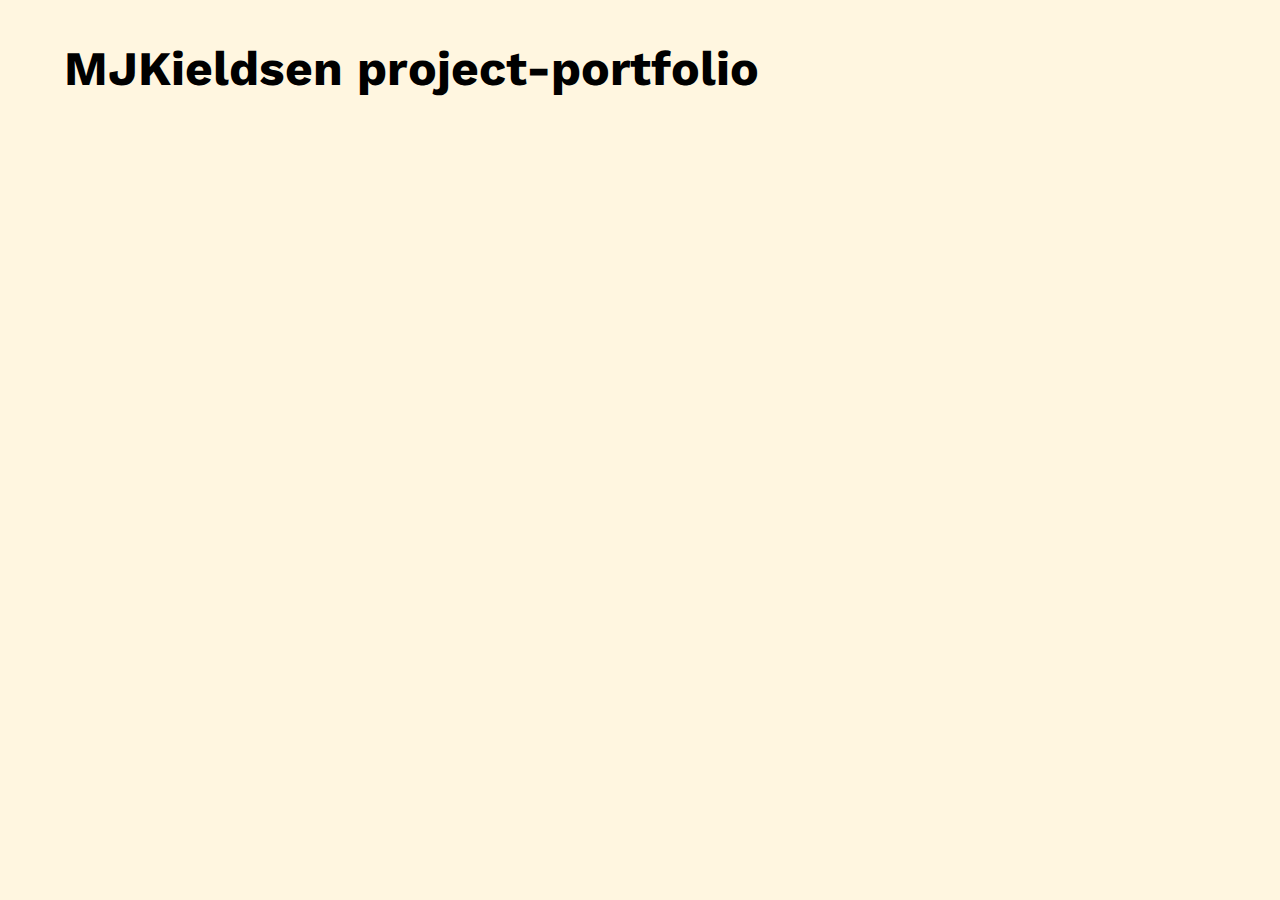
<file: index.html>
<!DOCTYPE html>
<html lang="en">
  <head>
    <meta charset="UTF-8" />
    <meta name="viewport" content="width=device-width, initial-scale=1.0" />
    <meta name="author" content="Marius Kieldsen - MJK" />
    <meta name="description" content="Portfolio containing all of the best projects made by Marius and his team." />
    <link rel="stylesheet" href="app.css" />
    <link rel="shortcut icon" href="img/favicon.png" type="image/x-icon" />
    <title>MJKieldsen project-portfolio</title>
  </head>

  <body>
    <h1>MJKieldsen project-portfolio</h1>

    <section id="projects-container" class="container"></section>
    
    <script src="app.js"></script>
  </body>
</html>
</file>
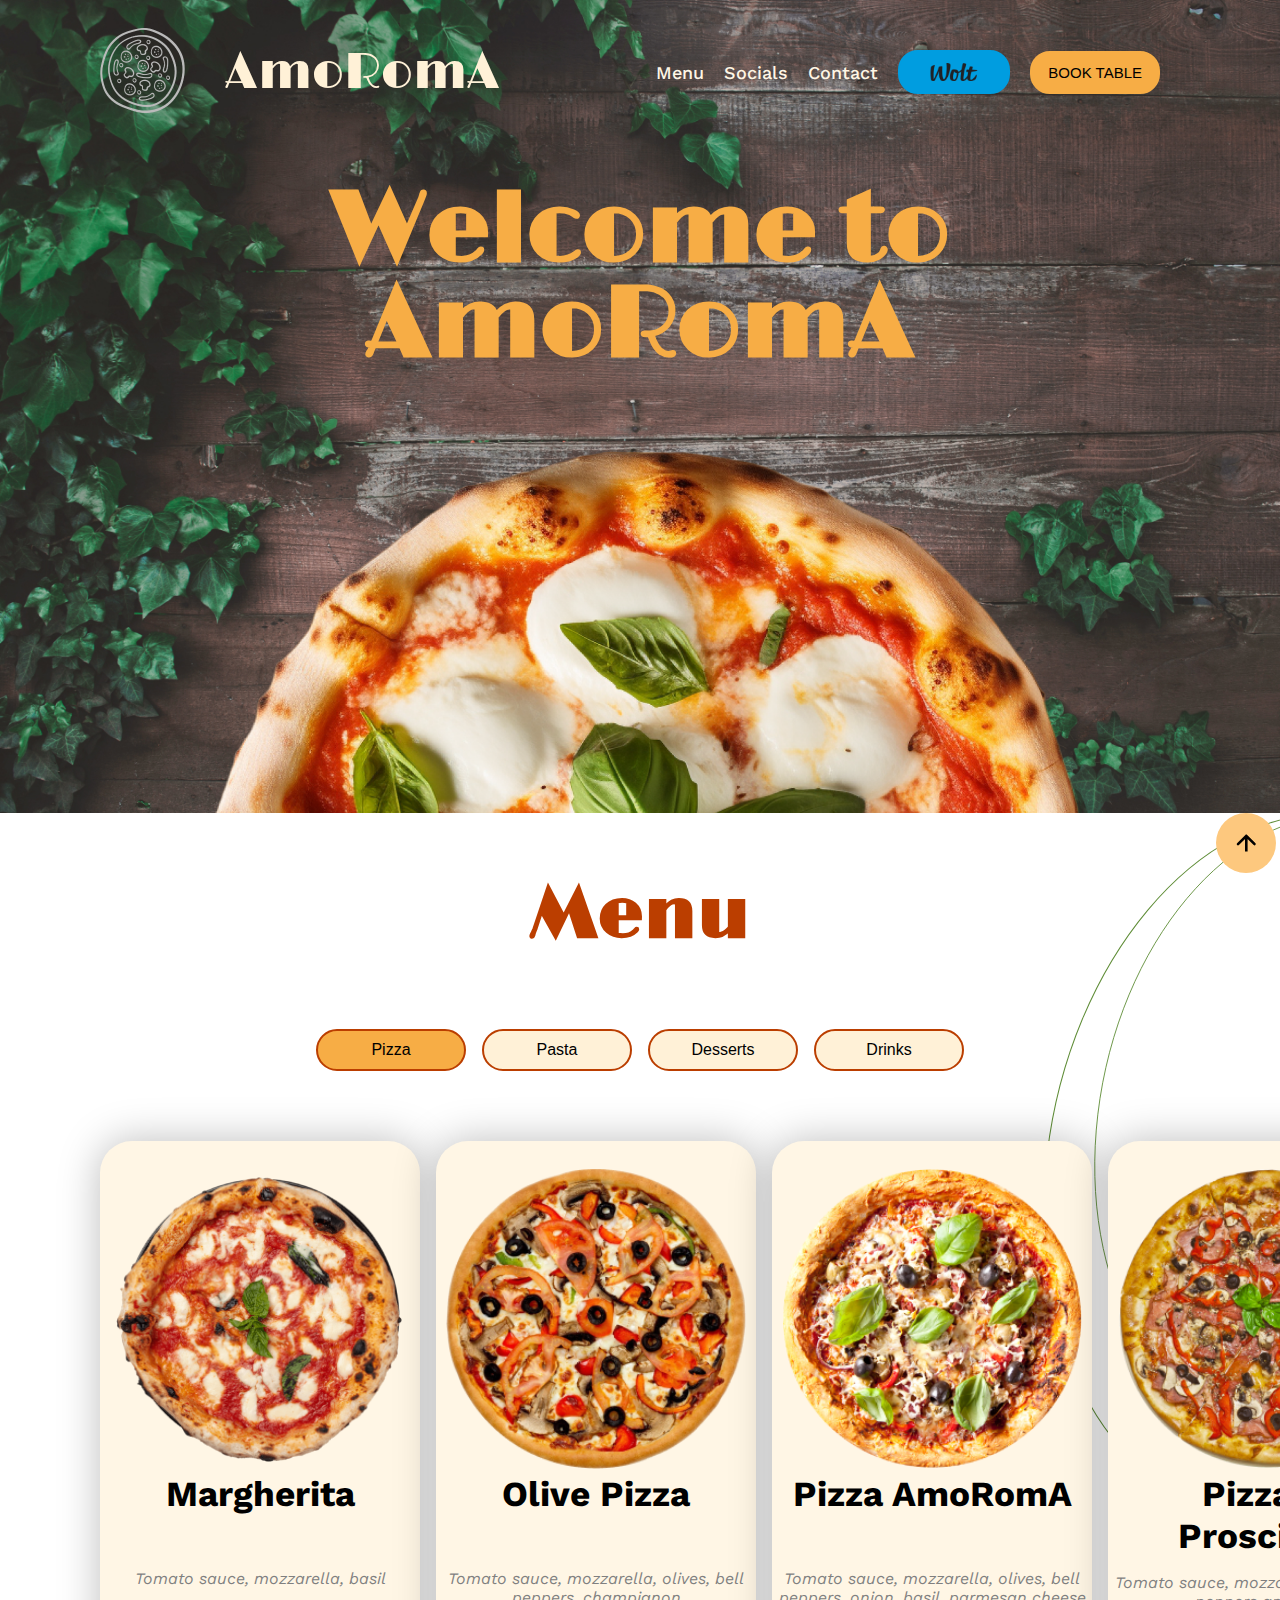
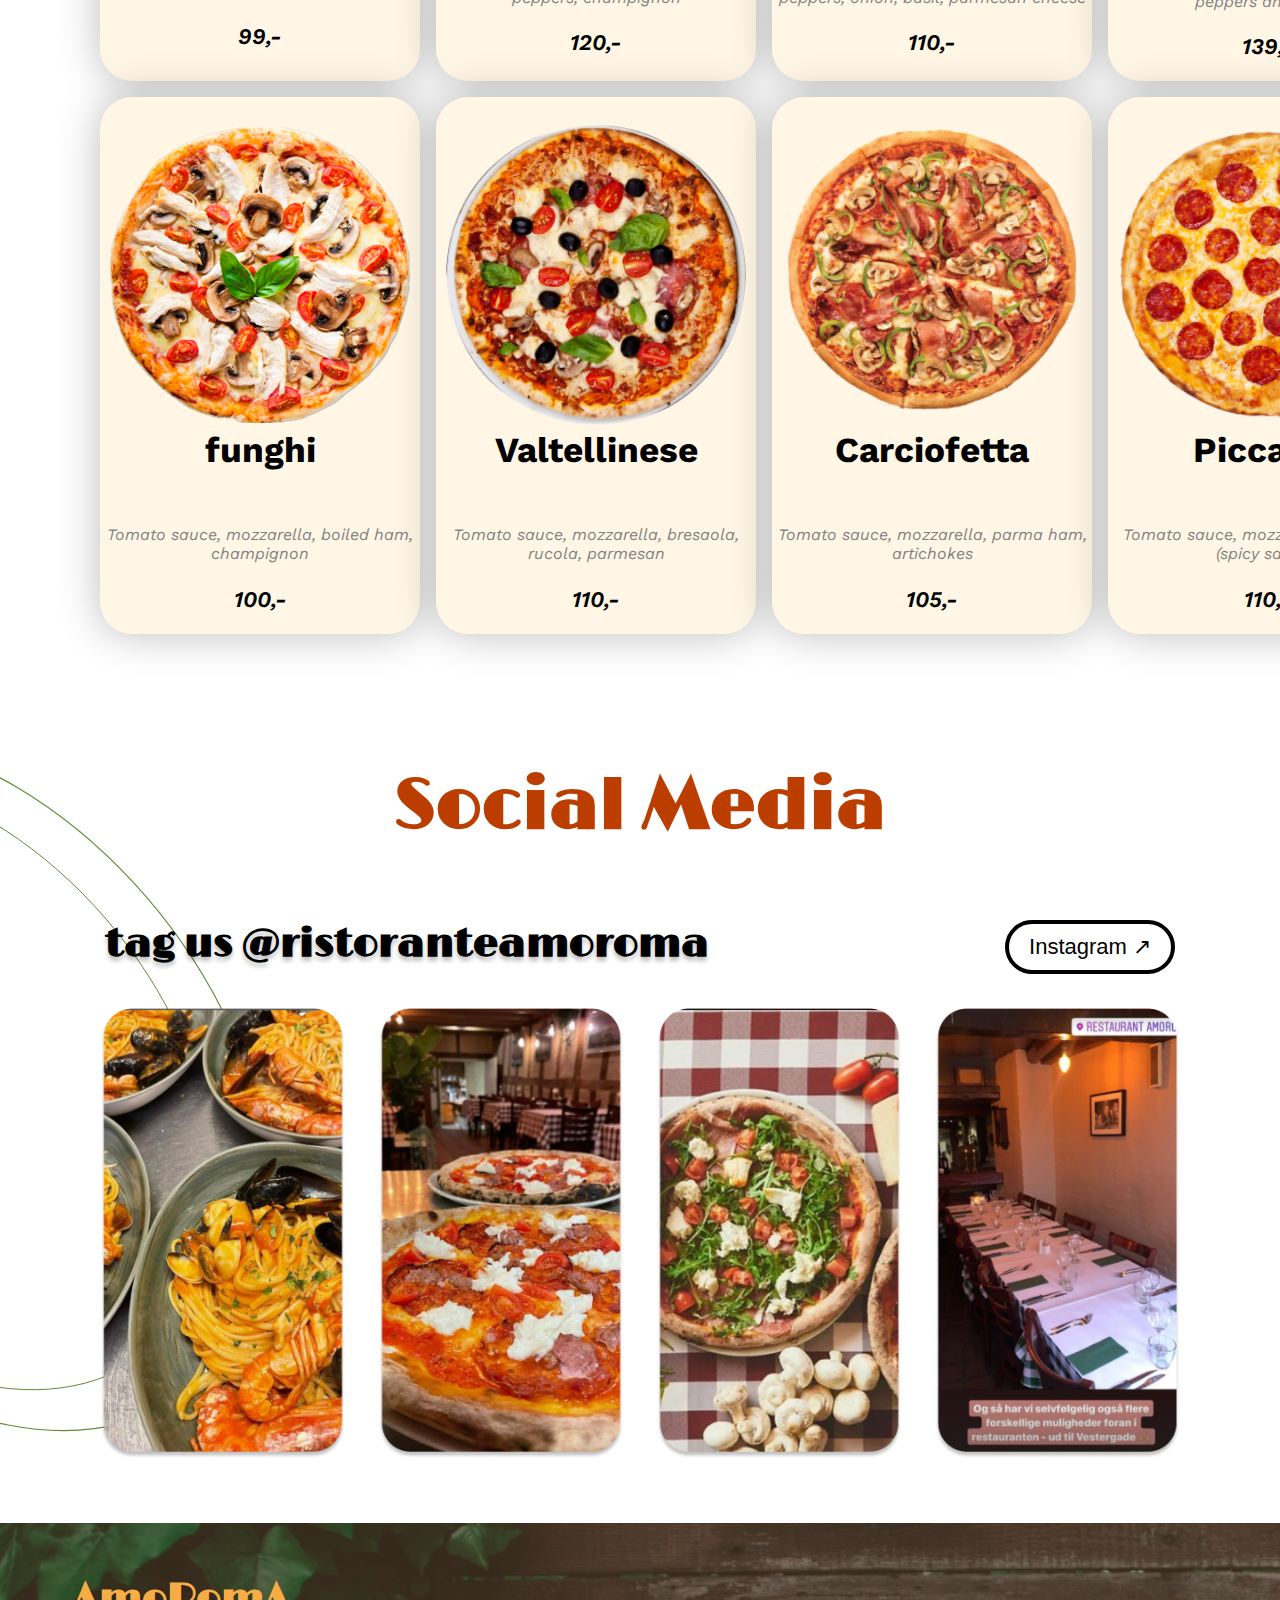
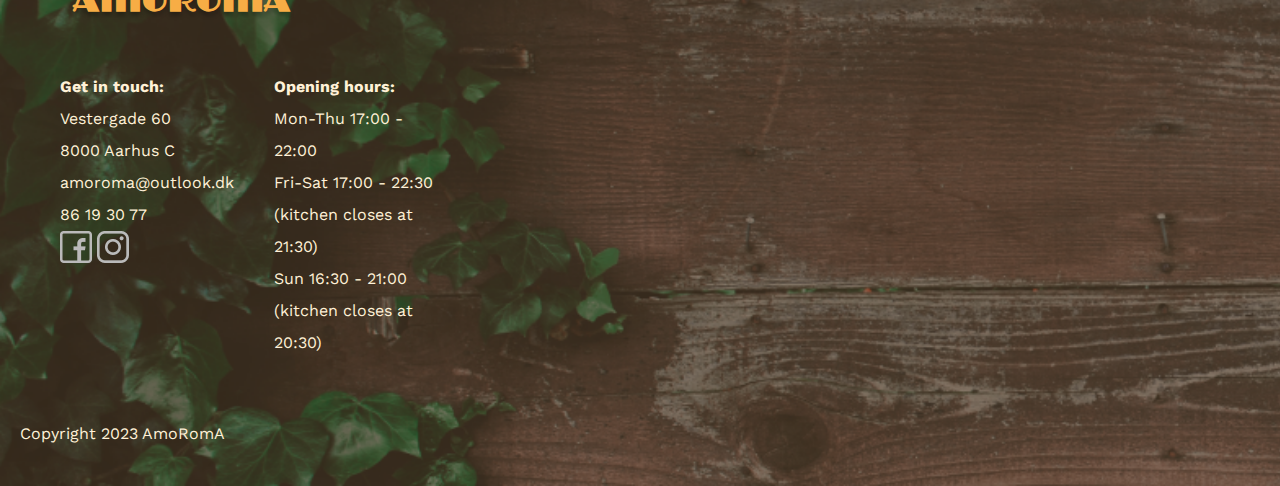
<file: AmoRomA-main/index.html>
<!DOCTYPE html>
<html lang="en">
<head>
    <meta charset="UTF-8">
    <meta name="viewport" content="width=device-width, initial-scale=1.0">
    <link rel="preconnect" href="https://fonts.googleapis.com">
    <link rel="preconnect" href="https://fonts.gstatic.com" crossorigin>
    <link href="https://fonts.googleapis.com/css2?family=Limelight&family=Work+Sans:ital,wght@0,100;0,200;0,300;0,400;0,500;0,600;0,700;0,800;0,900;1,100;1,200;1,300;1,400;1,500;1,600;1,700;1,800;1,900&display=swap" rel="stylesheet">
    <link rel="stylesheet" href="styles.css">
    <title>AmoRoma</title>
</head>
<style></style>
<!-- Body -->
<body>
  <!-- Section  -->
<section class="hero">
  <!-- Navigation Bar -->
    <nav class="navbar">
        <ul>
          <li><a href="index.html"><img src="images/Logo.png" alt="AmoRomA Logo" class="logo"></a></li>
          <li><span class="amoroma">AmoRomA</span></li>
        </ul>
        <div class="spacer"></div> <!-- Spacer article for seperating left and right-->
        <ul>
          <li><a class="nav-links" href="#menu">Menu</a></li>
          <li><a class="nav-links" href="#socials">Socials</a></li>
          <li><a class="nav-links" href="#footer">Contact</a></li>
          <li><button class="wolt-button"><a href="https://wolt.com/da/dnk/aarhus/restaurant/amoroma"><img src="images/wolt.png" alt="wolt-logo" class="wolt-img"></a></button></li>
          <li><button class="book-button">BOOK TABLE</button></li>
        </ul>
      </nav>
      <h1>Welcome to AmoRomA</h1>
      <img src="images/pizza.png" alt="Delicious Pizza" class="pizza-image">
</section>



<!-- <article id="reservation-modal" class="modal">
    <article class="modal-content">
      <article class="header">
        <h3>Book a Table</h3>
        <div class="spacer"></div>
        <span class="close-btn">&times;</span>
    </article>
      <form id="reservationForm">
        <article class="form-left">
            <label for="date">Date<span class="required-asterisk">*</span></label>
            <input type="date" id="date" name="date" required>
        </article>

        <article class="form-right">
            <label for="name">Name<span class="required-asterisk">*</span></label>
            <input type="text" id="name" name="name" placeholder="John Doe" required>
    
            <label for="people">Number of People<span class="required-asterisk">*</span></label>
              <select name="people" id="dropdown" class="has-placeholder">
                <option value="" disabled selected>Select amount ▼ </option>
                <option value="1">1</option>
                <option value="2">2</option>
                <option value="3">3</option>
                <option value="4">4</option>
                <option value="5">5</option>
                <option value="6">6</option>
                <option value="7">7</option>
              </select>

            <label for="requests">Special requests</label>
            <textarea name="requests" rows="4" cols="50" placeholder="Birthday flags on table, baby stool, etc. (optional)"></textarea>
            <button type="submit" class="submit-button">BOOK A TABLE</button>
            </article>
            <div id="confirmation-message">
              <div id="checkmark-container" class="hidden">
                <svg id="checkmark" xmlns="http://www.w3.org/2000/svg" viewBox="0 0 52 52">
                  <circle class="checkmark__circle" cx="26" cy="26" r="25" fill="none"/>
                  <path class="checkmark__check" fill="none" d="M14.1 27.2l7.1 7.2 16.7-16.8"/>
                </svg>
              </div>  
            </div>
            
    </form>

    </article>

</article> -->

<!-- Menu -->
<section id="menu">
  <h2>
    Menu
  </h2>

  <section id="menu-buttons-container">
    <button class="menu-button active-button"data-section="1">Pizza</button>
    <button class="menu-button" data-section="2">Pasta</button>
    <button class="menu-button" data-section="3">Desserts</button>
    <button class="menu-button" data-section="4">Drinks</button>
  </section>
  
  <section id="menu-cards-container">
    <article class="menu-card active" data-section="1">
      <header>
        <img class="item-image" src="images/margherita.png" alt="Margherita pizza with tomato sauce, mozzarella, and basil">
        <h4 class="item-name">Margherita</h4>
      </header>
        <p class="item-description">Tomato sauce, mozzarella, basil</p>
      <footer>
        <p class="item-price">99,-</p>
      </footer>
    </article>

    <article class="menu-card active" data-section="1">
      <header>
        <img class="item-image" src="images/olive_pizza.png" alt="Margherita pizza with tomato sauce, mozzarella, and basil">
        <h4 class="item-name">Olive Pizza</h4>
      </header>
        <p class="item-description">Tomato sauce, mozzarella, olives, bell peppers, champignon</p>
      <footer>
        <p class="item-price">120,-</p>
      </footer>
    </article>
    
    <article class="menu-card active" data-section="1">
      <header>
        <img class="item-image" src="images/Pizza_AmoRomA.png" alt="Margherita pizza with tomato sauce, mozzarella, and basil">
        <h4 class="item-name">Pizza AmoRomA</h4>
      </header>
        <p class="item-description">Tomato sauce, mozzarella, olives, bell peppers, onion, basil, parmesan cheese</p>
      <footer>
        <p class="item-price">110,-</p>
      </footer>
    </article>

    <article class="menu-card active" data-section="1">
      <header>
        <img class="item-image" src="images/prosciutto.png" alt="Tomato sauce, mozzarella, boiled ham, peppers and olives">
        <h4 class="item-name">Pizza al Prosciutto</h4>
      </header>
        <p class="item-description">Tomato sauce, mozzarella, boiled ham, peppers and olives</p>
      <footer>
        <p class="item-price">139,-</p>
      </footer>
    </article>

    <article class="menu-card active" data-section="1">
      <header>
        <img class="item-image" src="images/funghi.png" alt="Margherita pizza with tomato sauce, mozzarella, and basil">
        <h4 class="item-name">funghi</h4>
      </header>
        <p class="item-description">Tomato sauce, mozzarella, boiled ham, champignon</p>
      <footer>
        <p class="item-price">100,-</p>
      </footer>
    </article>

    <article class="menu-card active" data-section="1">
      <header>
        <img class="item-image" src="images/valtellinese.png" alt="Margherita pizza with tomato sauce, mozzarella, and basil">
        <h4 class="item-name">Valtellinese</h4>
      </header>
        <p class="item-description">Tomato sauce, mozzarella, bresaola, rucola, parmesan</p>
      <footer>
        <p class="item-price">110,-</p>
      </footer>
    </article>

    <article class="menu-card active" data-section="1">
      <header>
        <img class="item-image" src="images/carciofetta.png" alt="Margherita pizza with tomato sauce, mozzarella, and basil">
        <h4 class="item-name">Carciofetta</h4>
      </header>
        <p class="item-description">Tomato sauce, mozzarella, parma ham, artichokes</p>
      <footer>
        <p class="item-price">105,-</p>
      </footer>
    </article>

    <article class="menu-card active" data-section="1">
      <header>
        <img class="item-image" src="images/piccante.png" alt="Margherita pizza with tomato sauce, mozzarella, and basil">
        <h4 class="item-name">Piccante</h4>
      </header>
        <p class="item-description">Tomato sauce, mozzarella, ventricina (spicy salami)</p>
      <footer>
        <p class="item-price">110,-</p>
      </footer>
    </article>
<!--this is for pasta-->
    <article class="menu-card" data-section="2">
      <header>
        <img class="item-image" src="images/agnolotti.png" alt="Margherita pizza with tomato sauce, mozzarella, and basil">
        <h4 class="item-name">Agnolotti di carne</h4>
      </header>
        <p class="item-description">Homemade pasta filled with oxtail</p>
      <footer>
        <p class="item-price">120,-</p>
      </footer>
    </article>
    
    <article class="menu-card" data-section="2">
      <header>
        <img class="item-image" src="images/amatriciana.png" alt="Margherita pizza with tomato sauce, mozzarella, and basil">
        <h4 class="item-name">Pasta amatriciana</h4>
      </header>
        <p class="item-description">Spaghetti with tomato sauce and bacon</p>
      <footer>
        <p class="item-price">139,-</p>
      </footer>
    </article>

    <article class="menu-card" data-section="2">
      <header>
        <img class="item-image" src="images/carbonara-1.png" alt="Margherita pizza with tomato sauce, mozzarella, and basil">
        <h4 class="item-name">Pasta Carbonara</h4>
      </header>
        <p class="item-description">Spaghetti with egg, cheese and bacon</p>
      <footer>
        <p class="item-price">110,-</p>
      </footer>
    </article>

    <article class="menu-card" data-section="2">
      <header>
        <img class="item-image" src="images/lasagne-1.png" alt="Margherita pizza with tomato sauce, mozzarella, and basil">
        <h4 class="item-name">Lasagne</h4>
      </header>
        <p class="item-description">Lasagne with bolognese sauce, béchamel and grated cheese</p>
      <footer>
        <p class="item-price">99,-</p>
      </footer>
    </article>

    <article class="menu-card" data-section="2">
      <header>
        <img class="item-image" src="public/images/seafood-1.png" alt="Margherita pizza with tomato sauce, mozzarella, and basil">
        <h4 class="item-name">Seafood spaghetti</h4>
      </header>
        <p class="item-description">Spaghetti with seafood and tomato sauce</p>
      <footer>
        <p class="item-price">110,-</p>
      </footer>
    </article>

    <article class="menu-card" data-section="2">
      <header>
        <img class="item-image" src="images/spaghetti-alle-vongole.png" alt="Margherita pizza with tomato sauce, mozzarella, and basil">
        <h4 class="item-name">Spaghetti alle vongole</h4>
      </header>
        <p class="item-description">Spaghetti with venus clams and cockles</p>
      <footer>
        <p class="item-price">110,-</p>
      </footer>
    </article>

    <article class="menu-card" data-section="2">
      <header>
        <img class="item-image" src="images/gnocchi-1.png" alt="Margherita pizza with tomato sauce, mozzarella, and basil">
        <h4 class="item-name">Gnocchi al sugo</h4>
      </header>
        <p class="item-description">Potato gnocchi with tomato sauce and grated cheese </p>
      <footer>
        <p class="item-price">110,-</p>
      </footer>
    </article>

    <article class="menu-card" data-section="2">
      <header>
        <img class="item-image" src="images/risotto-1.png" alt="Margherita pizza with tomato sauce, mozzarella, and basil">
        <h4 class="item-name">Risotto 4 formaggi</h4>
      </header>
        <p class="item-description">Risotto with gorgonzola, parmesan cheese, emmental cheese and cheese of the day</p>
      <footer>
        <p class="item-price">110,-</p>
      </footer>
    </article>
<!--this is the end of pastas-->
<!--desserts-->
    <article class="menu-card" data-section="3">
      <header>
        <img class="item-image" src="images/tiramisu.png" alt="Margherita pizza with tomato sauce, mozzarella, and basil">
        <h4 class="item-name">Tiramisu</h4>
      </header>
        <p class="item-description">The famous Italian dessert</p>
      <footer>
        <p class="item-price">65,-</p>
      </footer>
    </article>

    <article class="menu-card" data-section="3">
      <header>
        <img class="item-image" src="images/panna-cotta.png" alt="Margherita pizza with tomato sauce, mozzarella, and basil">
        <h4 class="item-name">Panna cotta</h4>
      </header>
        <p class="item-description">Panna cotta with white chocolate and raspberry sauce</p>
      <footer>
        <p class="item-price">65,-</p>
      </footer>
    </article>
    
    <article class="menu-card" data-section="3">
      <header>
        <img class="item-image" src="images/tartufo.png" alt="Margherita pizza with tomato sauce, mozzarella, and basil">
        <h4 class="item-name">Tartufo al cioccolato</h4>
      </header>
        <p class="item-description">Chocolate truffle ice cream</p>
      <footer>
        <p class="item-price">65,-</p>
      </footer>
    </article>

    <article class="menu-card" data-section="3">
      <header>
        <img class="item-image" src="images/cuore.png" alt="Margherita pizza with tomato sauce, mozzarella, and basil">
        <h4 class="item-name">Cuore di cioccolato con gelato</h4>
      </header>
        <p class="item-description">Bleeding chocolate cake with vanilla ice cream</p>
      <footer>
        <p class="item-price">65,-</p>
      </footer>
    </article>
  <!--drinks-->
    <article class="menu-card" data-section="4">
      <header>
        <img class="item-image" src="images/vecchia.png" alt="Margherita pizza with tomato sauce, mozzarella, and basil">
        <h4 class="item-name">Vecchia Romagna</h4>
      </header>
        <p class="item-description">Italian grape brandy</p>
      <footer>
        <p class="item-price">65,-</p>
      </footer>
    </article>

    <article class="menu-card" data-section="4">
      <header>
        <img class="item-image" src="images/amaretto.png" alt="Margherita pizza with tomato sauce, mozzarella, and basil">
        <h4 class="item-name">Amaretto</h4>
      </header>
        <p class="item-description">An amber-colored liqueur with a characteristic almond taste</p>
      <footer>
        <p class="item-price">65,-</p>
      </footer>
    </article>

    <article class="menu-card" data-section="4">
      <header>
        <img class="item-image" src="images/limoncello.png" alt="Margherita pizza with tomato sauce, mozzarella, and basil">
        <h4 class="item-name">Limoncello Spritz</h4>
      </header>
        <p class="item-description">Limoncello, Prosecco, and club soda</p>
      <footer>
        <p class="item-price">65,-</p>
      </footer>
    </article>

    <article class="menu-card" data-section="4">
      <header>
        <img class="item-image" src="images/aperol_spritz.png" alt="Margherita pizza with tomato sauce, mozzarella, and basil">
        <h4 class="item-name">Aperol spritz</h4>
      </header>
        <p class="item-description">A refreshing drink that is commonly served in the northern part of Italy</p>
      <footer>
        <p class="item-price">60,-</p>
      </footer>
    </article>

    <article class="menu-card" data-section="4">
      <header>
        <img class="item-image" src="images/gradisca.png" alt="Margherita pizza with tomato sauce, mozzarella, and basil">
        <h4 class="item-name">Gradisca</h4>
      </header>
        <p class="item-description">Frisk Premium lager 5,2 % 40 cl</p>
      <footer>
        <p class="item-price">65,-</p>
      </footer>
    </article>
    
    <article class="menu-card" data-section="4">
      <header>
        <img class="item-image" src="images/cappucino.png" alt="Margherita pizza with tomato sauce, mozzarella, and basil">
        <h4 class="item-name">Cappucino</h4>
      </header>
        <p class="item-description"></p>
      <footer>
        <p class="item-price">45,-</p>
      </footer>
    </article>

    <article class="menu-card" data-section="4">
      <header>
        <img class="item-image" src="images/gin.png" alt="Margherita pizza with tomato sauce, mozzarella, and basil">
        <h4 class="item-name">GinTonic</h4>
      </header>
        <p class="item-description"></p>
      <footer>
        <p class="item-price">60,-</p>
      </footer>
    </article>

    <article class="menu-card" data-section="4">
      <header>
        <img class="item-image" src="images/volpina.png" alt="Margherita pizza with tomato sauce, mozzarella, and basil">
        <h4 class="item-name">Volpina</h4>
      </header>
        <p class="item-description">Stærk rød ale 6,5% 25 cl</p>
      <footer>
        <p class="item-price">50,-</p>
      </footer>
    </article>
  </section>

<!--Instagram -->
<section id="socials">
  <h2>
    Social Media
  </h2>
  <section class="instagram-button-container">
  <h3>
    tag us @ristoranteamoroma
  </h3>
    <a href="https://www.instagram.com/ristoranteamoroma/">
      <button class="instagram_button">Instagram ↗</button>
    </a>
</section>
  <section class="social-cards-container">
    <article class="social-card">
      <img src="images/instagram_image1.png" alt="">
    </article>
    <article class="social-card">
      <img src="images/instagram_image2.png" alt="">
    </article>
    <article class="social-card">
      <img src="images/instagram_image3.png" alt="">
    </article>
    <article class="social-card">
      <img src="images/instagram_image4.png" alt="">
    </article>
  </section>
</section>


<!-- FOOTER -->
<img id="ScrollToTopBtn" src="images/uparrow.svg" alt="scroll to top button">
<footer id="footer" class="footer-container">
      <section class="footer-header">
        <h3>AmoRomA</h3>
      </section>
      <section class="footer-items">
        <section class="get-in-touch">
          <ul>
            <li style="font-weight: bold;">Get in touch:</li>
            <li>Vestergade 60</li>
            <li>8000 Aarhus C</li>
            <li>amoroma@outlook.dk</li>
            <li>86 19 30 77</li>
            <a href="https://www.facebook.com/restaurantamoroma/?locale=da_DK"><img src="images/facebook-1.png" alt="Facebook"></a>
            <a href="https://www.instagram.com/ristoranteamoroma/"><img src="images/instagram-1.png" alt="Instagram"></a>
          </ul>
          <p>Copyright 2023 AmoRomA</p>
        </section>

          <section class="opening-hours">
            <ul>
              <li style="font-weight: bold;">Opening hours:</li>
              <li>Mon-Thu 17:00 - 22:00</li>
              <li>Fri-Sat 17:00 - 22:30 (kitchen closes at 21:30)</li>
              <li>Sun 16:30 - 21:00 (kitchen closes at 20:30)</li>
            </ul>
          </section>
          <section class="spacer"></section> <!-- Spacer article for seperating left and right-->
          <section class="map">
              <iframe
                  frameborder="0" src="https://www.google.com/maps/embed?pb=!1m18!1m12!1m3!1d2221.9742424348087!2d10.198089441446184!3d56.15754996085501!2m3!1f0!2f0!3f0!3m2!1i1024!2i768!4f13.1!3m3!1m2!1s0x464c3f94a09783b5%3A0x5652c3a14d4128da!2sAmoRomA!5e0!3m2!1slv!2sdk!4v1695371385505!5m2!1slv!2sdk" width="50" height="25" style="border:0;" allowfullscreen="" loading="lazy" referrerpolicy="no-referrer-when-downgrade">
              </iframe>
            </section>
        </section>
  </footer>
<script src="updated_script.js"></script>
</body>
</html>
</file>
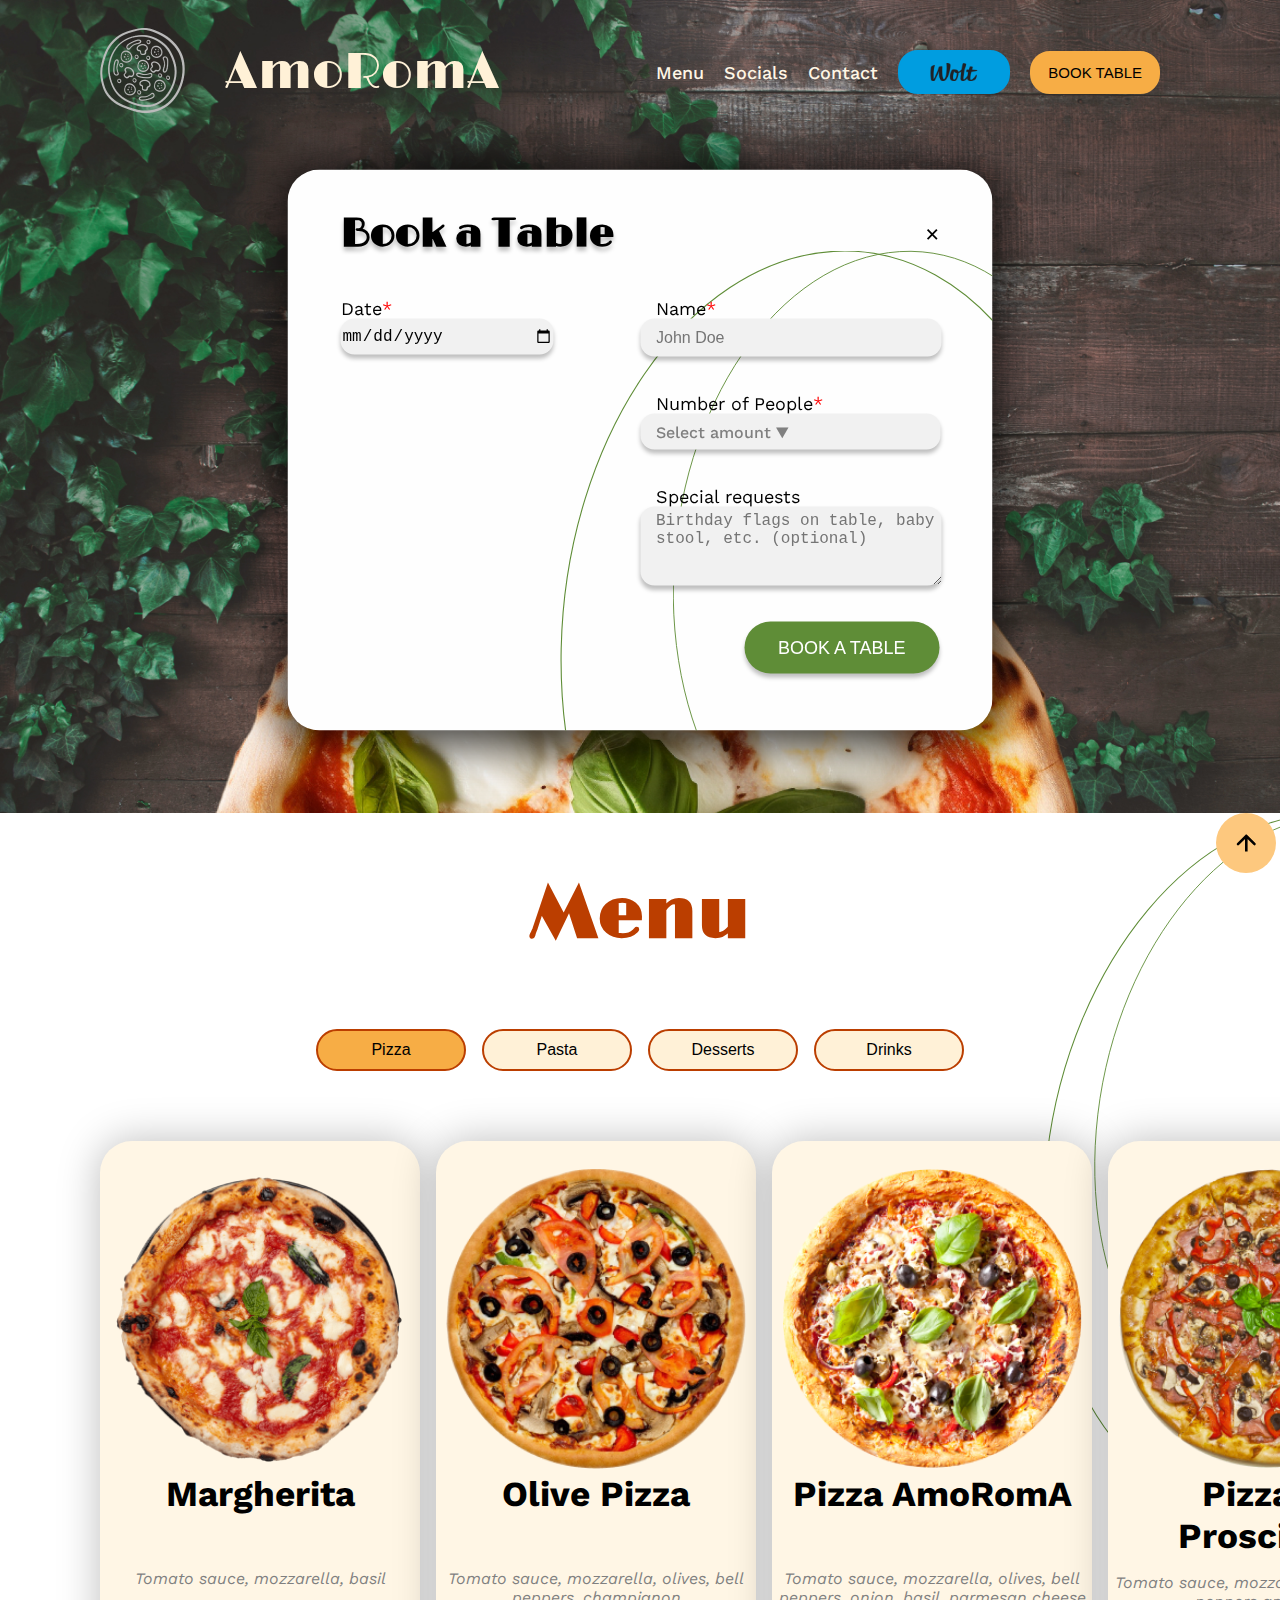
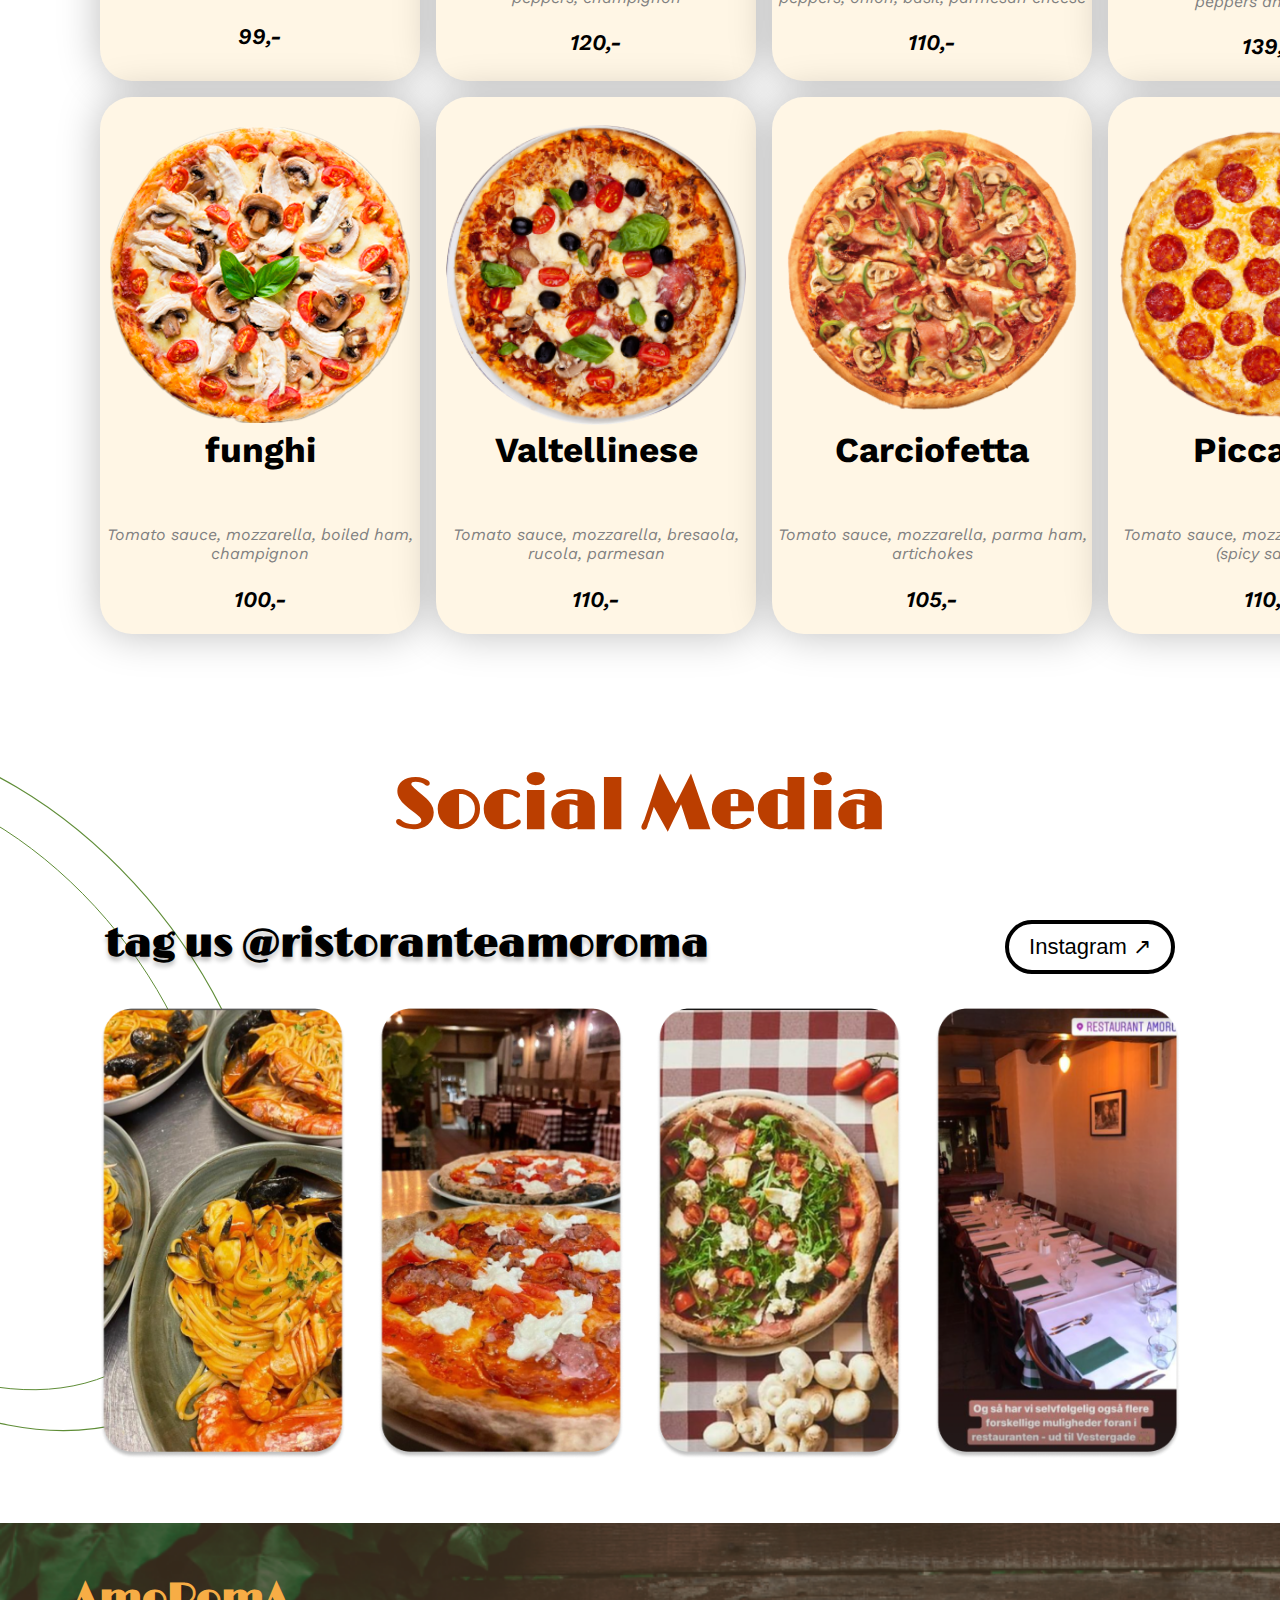
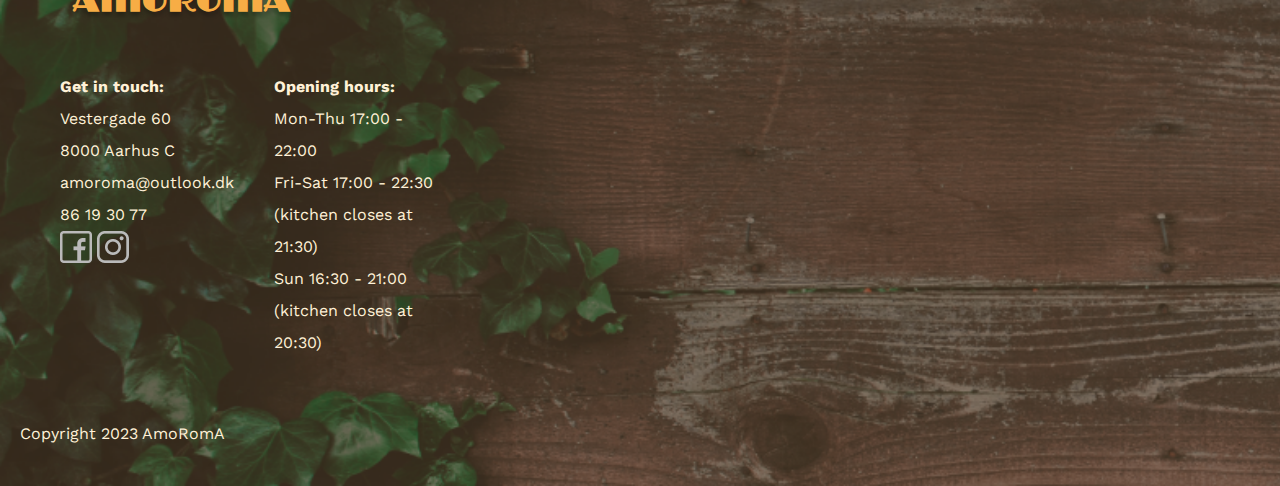
<file: AmoRomA-main/index 2.html>
<!DOCTYPE html>
<html lang="en">
<head>
    <meta charset="UTF-8">
    <meta name="viewport" content="width=device-width, initial-scale=1.0">
    <link rel="preconnect" href="https://fonts.googleapis.com">
    <link rel="preconnect" href="https://fonts.gstatic.com" crossorigin>
    <link href="https://fonts.googleapis.com/css2?family=Limelight&family=Work+Sans:ital,wght@0,100;0,200;0,300;0,400;0,500;0,600;0,700;0,800;0,900;1,100;1,200;1,300;1,400;1,500;1,600;1,700;1,800;1,900&display=swap" rel="stylesheet">
    <link rel="stylesheet" href="styles.css">
    <title>AmoRoma</title>
</head>
<style></style>
<!-- Body -->
<body>
  <!-- Section  -->
<section class="hero">
  <!-- Navigation Bar -->
    <nav class="navbar">
        <ul>
          <li><a href="index.html"><img src="images/Logo.png" alt="AmoRomA Logo" class="logo"></a></li>
          <li><span class="amoroma">AmoRomA</span></li>
        </ul>
        <div class="spacer"></div> <!-- Spacer article for seperating left and right-->
        <ul>
          <li><a class="nav-links" href="#menu">Menu</a></li>
          <li><a class="nav-links" href="#socials">Socials</a></li>
          <li><a class="nav-links" href="#footer">Contact</a></li>
          <li><button class="wolt-button"><a href="https://wolt.com/da/dnk/aarhus/restaurant/amoroma"><img src="images/wolt.png" alt="wolt-logo" class="wolt-img"></a></button></li>
          <li><button class="book-button">BOOK TABLE</button></li>
        </ul>
      </nav>
      <h1>Welcome to AmoRomA</h1>
      <img src="images/pizza.png" alt="Delicious Pizza" class="pizza-image">
</section>



<article id="reservation-modal" class="modal">
    <article class="modal-content">
      <article class="header">
        <h3>Book a Table</h3>
        <div class="spacer"></div>
        <span class="close-btn">&times;</span>
    </article>
      <form id="reservationForm">
        <article class="form-left">
            <label for="date">Date<span class="required-asterisk">*</span></label>
            <input type="date" id="date" name="date" required>
        </article>

        <article class="form-right">
            <label for="name">Name<span class="required-asterisk">*</span></label>
            <input type="text" id="name" name="name" placeholder="John Doe" required>
    
            <label for="people">Number of People<span class="required-asterisk">*</span></label>
              <select name="people" id="dropdown" class="has-placeholder">
                <option value="" disabled selected>Select amount ▼ </option>
                <option value="1">1</option>
                <option value="2">2</option>
                <option value="3">3</option>
                <option value="4">4</option>
                <option value="5">5</option>
                <option value="6">6</option>
                <option value="7">7</option>
              </select>

            <label for="requests">Special requests</label>
            <textarea name="requests" rows="4" cols="50" placeholder="Birthday flags on table, baby stool, etc. (optional)"></textarea>
            <button type="submit" class="submit-button">BOOK A TABLE</button>
            </article>
            <div id="confirmation-message">
              <div id="checkmark-container" class="hidden">
                <svg id="checkmark" xmlns="http://www.w3.org/2000/svg" viewBox="0 0 52 52">
                  <circle class="checkmark__circle" cx="26" cy="26" r="25" fill="none"/>
                  <path class="checkmark__check" fill="none" d="M14.1 27.2l7.1 7.2 16.7-16.8"/>
                </svg>
              </div>  
            </div>
            
    </form>

    </article>

  </article>

<!-- Menu -->
<section id="menu">
  <h2>
    Menu
  </h2>

  <section id="menu-buttons-container">
    <button class="menu-button active-button"data-section="1">Pizza</button>
    <button class="menu-button" data-section="2">Pasta</button>
    <button class="menu-button" data-section="3">Desserts</button>
    <button class="menu-button" data-section="4">Drinks</button>
  </section>
  
  <section id="menu-cards-container">
    <article class="menu-card active" data-section="1">
      <header>
        <img class="item-image" src="images/margherita.png" alt="Margherita pizza with tomato sauce, mozzarella, and basil">
        <h4 class="item-name">Margherita</h4>
      </header>
        <p class="item-description">Tomato sauce, mozzarella, basil</p>
      <footer>
        <p class="item-price">99,-</p>
      </footer>
    </article>

    <article class="menu-card active" data-section="1">
      <header>
        <img class="item-image" src="images/olive_pizza.png" alt="Margherita pizza with tomato sauce, mozzarella, and basil">
        <h4 class="item-name">Olive Pizza</h4>
      </header>
        <p class="item-description">Tomato sauce, mozzarella, olives, bell peppers, champignon</p>
      <footer>
        <p class="item-price">120,-</p>
      </footer>
    </article>
    
    <article class="menu-card active" data-section="1">
      <header>
        <img class="item-image" src="images/Pizza_AmoRomA.png" alt="Margherita pizza with tomato sauce, mozzarella, and basil">
        <h4 class="item-name">Pizza AmoRomA</h4>
      </header>
        <p class="item-description">Tomato sauce, mozzarella, olives, bell peppers, onion, basil, parmesan cheese</p>
      <footer>
        <p class="item-price">110,-</p>
      </footer>
    </article>

    <article class="menu-card active" data-section="1">
      <header>
        <img class="item-image" src="images/prosciutto.png" alt="Tomato sauce, mozzarella, boiled ham, peppers and olives">
        <h4 class="item-name">Pizza al Prosciutto</h4>
      </header>
        <p class="item-description">Tomato sauce, mozzarella, boiled ham, peppers and olives</p>
      <footer>
        <p class="item-price">139,-</p>
      </footer>
    </article>

    <article class="menu-card active" data-section="1">
      <header>
        <img class="item-image" src="images/funghi.png" alt="Margherita pizza with tomato sauce, mozzarella, and basil">
        <h4 class="item-name">funghi</h4>
      </header>
        <p class="item-description">Tomato sauce, mozzarella, boiled ham, champignon</p>
      <footer>
        <p class="item-price">100,-</p>
      </footer>
    </article>

    <article class="menu-card active" data-section="1">
      <header>
        <img class="item-image" src="images/valtellinese.png" alt="Margherita pizza with tomato sauce, mozzarella, and basil">
        <h4 class="item-name">Valtellinese</h4>
      </header>
        <p class="item-description">Tomato sauce, mozzarella, bresaola, rucola, parmesan</p>
      <footer>
        <p class="item-price">110,-</p>
      </footer>
    </article>

    <article class="menu-card active" data-section="1">
      <header>
        <img class="item-image" src="images/carciofetta.png" alt="Margherita pizza with tomato sauce, mozzarella, and basil">
        <h4 class="item-name">Carciofetta</h4>
      </header>
        <p class="item-description">Tomato sauce, mozzarella, parma ham, artichokes</p>
      <footer>
        <p class="item-price">105,-</p>
      </footer>
    </article>

    <article class="menu-card active" data-section="1">
      <header>
        <img class="item-image" src="images/piccante.png" alt="Margherita pizza with tomato sauce, mozzarella, and basil">
        <h4 class="item-name">Piccante</h4>
      </header>
        <p class="item-description">Tomato sauce, mozzarella, ventricina (spicy salami)</p>
      <footer>
        <p class="item-price">110,-</p>
      </footer>
    </article>
<!--this is for pasta-->
    <article class="menu-card" data-section="2">
      <header>
        <img class="item-image" src="images/agnolotti.png" alt="Margherita pizza with tomato sauce, mozzarella, and basil">
        <h4 class="item-name">Agnolotti di carne</h4>
      </header>
        <p class="item-description">Homemade pasta filled with oxtail</p>
      <footer>
        <p class="item-price">120,-</p>
      </footer>
    </article>
    
    <article class="menu-card" data-section="2">
      <header>
        <img class="item-image" src="images/amatriciana.png" alt="Margherita pizza with tomato sauce, mozzarella, and basil">
        <h4 class="item-name">Pasta amatriciana</h4>
      </header>
        <p class="item-description">Spaghetti with tomato sauce and bacon</p>
      <footer>
        <p class="item-price">139,-</p>
      </footer>
    </article>

    <article class="menu-card" data-section="2">
      <header>
        <img class="item-image" src="images/carbonara-1.png" alt="Margherita pizza with tomato sauce, mozzarella, and basil">
        <h4 class="item-name">Pasta Carbonara</h4>
      </header>
        <p class="item-description">Spaghetti with egg, cheese and bacon</p>
      <footer>
        <p class="item-price">110,-</p>
      </footer>
    </article>

    <article class="menu-card" data-section="2">
      <header>
        <img class="item-image" src="images/lasagne-1.png" alt="Margherita pizza with tomato sauce, mozzarella, and basil">
        <h4 class="item-name">Lasagne</h4>
      </header>
        <p class="item-description">Lasagne with bolognese sauce, béchamel and grated cheese</p>
      <footer>
        <p class="item-price">99,-</p>
      </footer>
    </article>

    <article class="menu-card" data-section="2">
      <header>
        <img class="item-image" src="public/images/seafood-1.png" alt="Margherita pizza with tomato sauce, mozzarella, and basil">
        <h4 class="item-name">Seafood spaghetti</h4>
      </header>
        <p class="item-description">Spaghetti with seafood and tomato sauce</p>
      <footer>
        <p class="item-price">110,-</p>
      </footer>
    </article>

    <article class="menu-card" data-section="2">
      <header>
        <img class="item-image" src="images/spaghetti-alle-vongole.png" alt="Margherita pizza with tomato sauce, mozzarella, and basil">
        <h4 class="item-name">Spaghetti alle vongole</h4>
      </header>
        <p class="item-description">Spaghetti with venus clams and cockles</p>
      <footer>
        <p class="item-price">110,-</p>
      </footer>
    </article>

    <article class="menu-card" data-section="2">
      <header>
        <img class="item-image" src="images/gnocchi-1.png" alt="Margherita pizza with tomato sauce, mozzarella, and basil">
        <h4 class="item-name">Gnocchi al sugo</h4>
      </header>
        <p class="item-description">Potato gnocchi with tomato sauce and grated cheese </p>
      <footer>
        <p class="item-price">110,-</p>
      </footer>
    </article>

    <article class="menu-card" data-section="2">
      <header>
        <img class="item-image" src="images/risotto-1.png" alt="Margherita pizza with tomato sauce, mozzarella, and basil">
        <h4 class="item-name">Risotto 4 formaggi</h4>
      </header>
        <p class="item-description">Risotto with gorgonzola, parmesan cheese, emmental cheese and cheese of the day</p>
      <footer>
        <p class="item-price">110,-</p>
      </footer>
    </article>
<!--this is the end of pastas-->
<!--desserts-->
    <article class="menu-card" data-section="3">
      <header>
        <img class="item-image" src="images/tiramisu.png" alt="Margherita pizza with tomato sauce, mozzarella, and basil">
        <h4 class="item-name">Tiramisu</h4>
      </header>
        <p class="item-description">The famous Italian dessert</p>
      <footer>
        <p class="item-price">65,-</p>
      </footer>
    </article>

    <article class="menu-card" data-section="3">
      <header>
        <img class="item-image" src="images/panna-cotta.png" alt="Margherita pizza with tomato sauce, mozzarella, and basil">
        <h4 class="item-name">Panna cotta</h4>
      </header>
        <p class="item-description">Panna cotta with white chocolate and raspberry sauce</p>
      <footer>
        <p class="item-price">65,-</p>
      </footer>
    </article>
    
    <article class="menu-card" data-section="3">
      <header>
        <img class="item-image" src="images/tartufo.png" alt="Margherita pizza with tomato sauce, mozzarella, and basil">
        <h4 class="item-name">Tartufo al cioccolato</h4>
      </header>
        <p class="item-description">Chocolate truffle ice cream</p>
      <footer>
        <p class="item-price">65,-</p>
      </footer>
    </article>

    <article class="menu-card" data-section="3">
      <header>
        <img class="item-image" src="images/cuore.png" alt="Margherita pizza with tomato sauce, mozzarella, and basil">
        <h4 class="item-name">Cuore di cioccolato con gelato</h4>
      </header>
        <p class="item-description">Bleeding chocolate cake with vanilla ice cream</p>
      <footer>
        <p class="item-price">65,-</p>
      </footer>
    </article>
  <!--drinks-->
    <article class="menu-card" data-section="4">
      <header>
        <img class="item-image" src="images/vecchia.png" alt="Margherita pizza with tomato sauce, mozzarella, and basil">
        <h4 class="item-name">Vecchia Romagna</h4>
      </header>
        <p class="item-description">Italian grape brandy</p>
      <footer>
        <p class="item-price">65,-</p>
      </footer>
    </article>

    <article class="menu-card" data-section="4">
      <header>
        <img class="item-image" src="images/amaretto.png" alt="Margherita pizza with tomato sauce, mozzarella, and basil">
        <h4 class="item-name">Amaretto</h4>
      </header>
        <p class="item-description">An amber-colored liqueur with a characteristic almond taste</p>
      <footer>
        <p class="item-price">65,-</p>
      </footer>
    </article>

    <article class="menu-card" data-section="4">
      <header>
        <img class="item-image" src="images/limoncello.png" alt="Margherita pizza with tomato sauce, mozzarella, and basil">
        <h4 class="item-name">Limoncello Spritz</h4>
      </header>
        <p class="item-description">Limoncello, Prosecco, and club soda</p>
      <footer>
        <p class="item-price">65,-</p>
      </footer>
    </article>

    <article class="menu-card" data-section="4">
      <header>
        <img class="item-image" src="images/aperol_spritz.png" alt="Margherita pizza with tomato sauce, mozzarella, and basil">
        <h4 class="item-name">Aperol spritz</h4>
      </header>
        <p class="item-description">A refreshing drink that is commonly served in the northern part of Italy</p>
      <footer>
        <p class="item-price">60,-</p>
      </footer>
    </article>

    <article class="menu-card" data-section="4">
      <header>
        <img class="item-image" src="images/gradisca.png" alt="Margherita pizza with tomato sauce, mozzarella, and basil">
        <h4 class="item-name">Gradisca</h4>
      </header>
        <p class="item-description">Frisk Premium lager 5,2 % 40 cl</p>
      <footer>
        <p class="item-price">65,-</p>
      </footer>
    </article>
    
    <article class="menu-card" data-section="4">
      <header>
        <img class="item-image" src="images/cappucino.png" alt="Margherita pizza with tomato sauce, mozzarella, and basil">
        <h4 class="item-name">Cappucino</h4>
      </header>
        <p class="item-description"></p>
      <footer>
        <p class="item-price">45,-</p>
      </footer>
    </article>

    <article class="menu-card" data-section="4">
      <header>
        <img class="item-image" src="images/gin.png" alt="Margherita pizza with tomato sauce, mozzarella, and basil">
        <h4 class="item-name">GinTonic</h4>
      </header>
        <p class="item-description"></p>
      <footer>
        <p class="item-price">60,-</p>
      </footer>
    </article>

    <article class="menu-card" data-section="4">
      <header>
        <img class="item-image" src="images/volpina.png" alt="Margherita pizza with tomato sauce, mozzarella, and basil">
        <h4 class="item-name">Volpina</h4>
      </header>
        <p class="item-description">Stærk rød ale 6,5% 25 cl</p>
      <footer>
        <p class="item-price">50,-</p>
      </footer>
    </article>
  </section>

<!--Instagram -->
<section id="socials">
  <h2>
    Social Media
  </h2>
  <section class="instagram-button-container">
  <h3>
    tag us @ristoranteamoroma
  </h3>
    <a href="https://www.instagram.com/ristoranteamoroma/">
      <button class="instagram_button">Instagram ↗</button>
    </a>
</section>
  <section class="social-cards-container">
    <article class="social-card">
      <img src="images/instagram_image1.png" alt="">
    </article>
    <article class="social-card">
      <img src="images/instagram_image2.png" alt="">
    </article>
    <article class="social-card">
      <img src="images/instagram_image3.png" alt="">
    </article>
    <article class="social-card">
      <img src="images/instagram_image4.png" alt="">
    </article>
  </section>
</section>


<!-- FOOTER -->
<img id="ScrollToTopBtn" src="images/uparrow.svg" alt="scroll to top button">
<footer id="footer" class="footer-container">
      <section class="footer-header">
        <h3>AmoRomA</h3>
      </section>
      <section class="footer-items">
        <section class="get-in-touch">
          <ul>
            <li style="font-weight: bold;">Get in touch:</li>
            <li>Vestergade 60</li>
            <li>8000 Aarhus C</li>
            <li>amoroma@outlook.dk</li>
            <li>86 19 30 77</li>
            <a href="https://www.facebook.com/restaurantamoroma/?locale=da_DK"><img src="images/facebook-1.png" alt="Facebook"></a>
            <a href="https://www.instagram.com/ristoranteamoroma/"><img src="images/instagram-1.png" alt="Instagram"></a>
          </ul>
          <p>Copyright 2023 AmoRomA</p>
        </section>

          <section class="opening-hours">
            <ul>
              <li style="font-weight: bold;">Opening hours:</li>
              <li>Mon-Thu 17:00 - 22:00</li>
              <li>Fri-Sat 17:00 - 22:30 (kitchen closes at 21:30)</li>
              <li>Sun 16:30 - 21:00 (kitchen closes at 20:30)</li>
            </ul>
          </section>
          <section class="spacer"></section> <!-- Spacer article for seperating left and right-->
          <section class="map">
              <iframe
                  frameborder="0" src="https://www.google.com/maps/embed?pb=!1m18!1m12!1m3!1d2221.9742424348087!2d10.198089441446184!3d56.15754996085501!2m3!1f0!2f0!3f0!3m2!1i1024!2i768!4f13.1!3m3!1m2!1s0x464c3f94a09783b5%3A0x5652c3a14d4128da!2sAmoRomA!5e0!3m2!1slv!2sdk!4v1695371385505!5m2!1slv!2sdk" width="50" height="25" style="border:0;" allowfullscreen="" loading="lazy" referrerpolicy="no-referrer-when-downgrade">
              </iframe>
            </section>
        </section>
  </footer>
<script src="updated_script.js"></script>
</body>
</html>
</file>
<file: app.css>
@import url('https://fonts.googleapis.com/css2?family=Work+Sans:ital,wght@0,100..900;1,100..900&display=swap');

html,
body {
  margin: 0;
  padding: 0;
  font-family: "Work Sans", sans-serif;
  background-color: #fff6e0;
}
h1 {
  margin: 40px 0 0 5%;
  font-size: 3em;
}
b {
  font-weight: 600;
}
.container {
  display: grid;
  grid-template-columns: 1fr 1fr;
  gap: 2em;
  margin: 5%;
  margin-top: 30px;
}
.project-card {
  box-shadow: 0 0px 10px 5px rgba(0, 0, 0, 0.25);
  border-radius: 6px;
  overflow: hidden;
  padding-bottom: 2em;
  background-color: white;
  opacity: 0;
  transform: translateY(20px);
  transition: transform 0.5s ease-out, opacity 1s ease-out;
}
.visible {
  opacity: 1;
  transform: translateY(0);
}
.project-card:hover {
  transform: scale(1.01);
}
.project-card img {
  height: 300px;
  width: 100%;
  object-fit: cover;
}
.project-card h2, .project-card p, .project-card a {
  padding: 0 30px 0 40px;
}
.project-card h2 {
  text-align: center;
  margin-top: 0;
}
.client {
  text-align: center;
  margin-bottom: 0;
}
</file>
<file: AmoRomA-main/styles.css>
:root {
    --primary: #BB3E00;
    --secondary: #F7AD45;
    --tertiary: #FFF1D7;
    --for-menu-items:#FFF6E5;
    --lighter-secondary: #FDC87E;
}
html {
    scroll-behavior: smooth;
}
body {
    overflow: auto;
    font-family: 'work sans', sans-serif; /* For the body text */
    margin: 0;
    padding: 0;
}

.hero {
    position: relative;
    background-image: url("images/bg.jpg");
    background-size: cover;
    background-repeat: no-repeat;
    margin: 0px;
    padding-bottom: 0px;
}
.pizza-image {
    display: flex;
    width: 70%;
    margin-left: auto;
    margin-right: auto;

}
h1, h2, h3 {
    font-family: 'limelight', cursive;
}
h1 {
    color: var(--secondary);
    margin-left: auto;
    margin-right: auto;
    text-align: center;
    font-size: 100px;
    line-height: 95px;
    width: 50%;
}
h2 {
    color: var(--primary);
    margin-left: auto;
    margin-right: auto;
    text-align: center;
    font-size: 72px;
    margin-top: 0;
    padding-top: 58px;
    margin-bottom: 70px;

}

.amoroma {
    font-family: 'limelight', cursive;
    font-size: 50px;
    margin-left: 20px; /* Distance to logo */
    color: var(--tertiary);
}
.navbar {
    display: flex;
    align-items: center;
    margin-left: 100px;
}
ul {
    list-style: none;
}
.navbar ul {
    display: flex;
    align-items: center;
    list-style-type: none;  /* To remove bulletpoints */
    padding: 0;
    margin: 0;
    margin-top: 28px;
}
.navbar ul li {
    margin-right: 20px;
  }
.nav-links {
    position: relative; /* To act as a reference for "position: absolute" to work  */
    text-decoration: none;
    color: #FFF6E5;
    font-size: 18px;
    font-weight: 500;
}
.nav-links::before { /* This is a pseudo element to create an underline when hovering */
    content: ''; /* This is to create the pseudo element */
    position: absolute;
    width: 0; /* To make it invisible before hovering*/
    height: 2px; /* The thickness of the underline */
    bottom: 0; /* The distance from the text  */
    left: 0; /* This makes the line slide in from the left*/
    transition: width 0.3s ease; /* Animation */
    background-color: var(--tertiary); /* setting the color of the line*/
  }
.nav-links:hover::before {
    width: 100%; /* Now the width is 100% when hovering, so it is visible*/
  }
.spacer {
    flex-grow: 1;
}
.wolt-button {
    border-radius: 20px;
    border: 2px solid rgb(0, 157, 224);
    background-color: rgb(0, 157, 224);
    font-size: 15px;
    font-weight: 500;
    padding: 0px 16px;
    cursor: pointer;
    height: 44px;
}
.wolt-button:hover {
    background-color: rgb(1, 170, 255);
    border: 2px solid rgb(0, 170, 255);

}
.wolt-img {
 max-height: 100%;

}
.book-button {
    border-radius: 20px;
    border: 2px solid var(--secondary);
    background: var(--secondary);
    font-size: 15px;
    font-weight: 500;
    padding: 11px 16px;
    margin-right: 100px;
    cursor: pointer;
}


.book-button:hover {
    background-color: var(--lighter-secondary);
    border: 2px solid var(--lighter-secondary);
}

.menu {
    margin: 0;
    background-color: var(--tertiary);
}


/* Booking form styling start */
.modal {
    position: fixed; /* Stay in place */
    left: 0;
    top: 0;
    width: 100%; /* Full window width */
    height: 100%; /* Full window height */

    transition: transform 1s cubic-bezier(0.7, -0.5, 0.3, 1.6); /* gentle slide up */
  }
  .modal.show {
    transform: translateY(0); /* Slide up into view */
  }


  

  .modal-content {
    background-image: url('images/Ellipse3.svg'), url('images/Ellipse3.svg');
    background-repeat: no-repeat;
    background-position: 100% 100%;
    background-size: 30em 30em, 20em 35em;
    position: absolute;
    top: 50%;
    left: 50%;
    transform: translate(-50%, -50%);
    background-color: #fefefe;
    border-radius: 32px;
    width: 705px;
    height: 561px;
    display: flex; /* flex box for the modal */
    flex-direction: column; /* so it go in a row */
    flex-wrap: nowrap; /* so they stay in one row */
    box-shadow: 0px 4px 40px 12px rgba(0, 0, 0, 0.7);
  }


  #reservationForm {
    display: flex;
}

h3 {
    display: flex;
    margin-left: 53px;
    margin-top: 40px;
    font-size: 40px;
    text-shadow: 0px 4px 4px rgba(0, 0, 0, 0.25);
}
.header {
    display: flex;
    margin-right: 53px;
}
.form-left {
    flex: 1;
    flex-direction: column;
    display: flex;
  }

.form-right {
    flex: 1;
    display: flex;
    flex-direction: column;
}

label{
    font-size: 18px;
    font-weight: 400;
    padding-left: 16px;
}
#dropdown.has-placeholder {
    color: gray;
  }

#dropdown {
    color: black;
    width: 300px;
    -webkit-appearance: none;
    font-family: 'work sans', sans-serif;
    -moz-appearance: none;
    appearance: none;
    outline: none;
    padding-left: 16px;
    padding-right: 25px;  /* Make space for the custom arrow */
      
}
.custom-select {
    position: relative;
  }

/* Custom dropdown arrow */
.custom-select::after {
    right: 65px;
    top: 0%;
    transform: translateY(50%);
    pointer-events: none;  /* Makes sure the select box still works */
  }

#people {
    display: none;
}

.form-right input, select{
    border: none;
    border-radius: 14px;
    background: #F1F1F1;
    box-shadow: 0px 4px 4px 0px rgba(0, 0, 0, 0.25);
    height: 36px;
    font-size: 16px;
    font-weight: 500;
    padding-left: 16px;
    margin-bottom: 36px;
    text-shadow: none;
    width: 283px;
}


.form-left input {
    margin-left: 53px;
    border: none;
    border-radius: 14px;
    background: #F1F1F1;
    box-shadow: 0px 4px 4px 0px rgba(0, 0, 0, 0.25);
    width: 283px;
    height: 36px;
    font-size: 16px;
    font-weight: 500;
    margin-bottom: 36px;
}
.form-left label {
    padding-left: 53px;
}
#date {
    width: 60%;
    line-height: 20px;
    border-radius: 14px;
    border: none;
    box-shadow: 0px 4px 4px 0px rgba(0, 0, 0, 0.25);
    background: #F1F1F1;
}
textarea {
    border: none;
    border-radius: 14px;
    background: #F1F1F1;
    box-shadow: 0px 4px 4px 0px rgba(0, 0, 0, 0.25);
    width: 283px;
    font-size: 16px;
    font-weight: 500;
    padding-left: 16px;
    padding-top: 5px;
}
.submit-button {
    margin-top: 36px;
    margin-right: 53px;
    height: 52px;
    padding: 16px 34px;
    font-size: 18px;
    font-weight: 500;
    color: white;
    border-radius: 28px;
    background: #5F8D37;
    box-shadow: 0px 4px 4px 0px rgba(0, 0, 0, 0.25);
    cursor: pointer;
    border: none;
    align-self: flex-end;
  }
.submit-button:active {
    background-color: #5f7d37; /* Darker shade of the original green */
    box-shadow: inset 0 1px 4px rgba(0, 0, 0, 0.2); /* box shadow for "pressed" effect */
}
.close-btn {
    cursor: pointer;
    align-self: center;
    font-size: 1.5em;
  }
.required-asterisk {
    color: red  ;
}


.hidden {
    display: none;
  }
  
  #checkmark-container {
    position: absolute;
    top: 50%;
    left: 50%;
    transform: translate(-50%, -50%);
    width: 100px;
    height: 100px;
    box-shadow: 0px 0px 500px 50px darkgray;
    border-radius: 60px;
    background-color: rgb(250, 250, 250);
  }

  #confirmation-message {
    opacity: 0; 
    transition: opacity 0.3s ease-in-out;
  }
  
  
  .checkmark__circle {
    stroke: #28a745; /* Green */
    stroke-width: 2;
    stroke-linecap: round;
  }

  
  .checkmark__check {
    stroke: #28a745; /* Green */
    stroke-width: 2;
    stroke-linecap: round;
    stroke-linejoin: round;
    animation: checkAnimation 1s ease-in-out 0.2s both;
  }
  
  @keyframes checkAnimation {
    0% {
      stroke-dasharray: 0, 100;
    }
    100% {
      stroke-dasharray: 60, 100;
    }
  }
  
/* Booking form styling end */







#menu {
    background-image: url('images/Ellipse2.svg'), url('images/Ellipse2.svg');
    background-repeat: no-repeat;
    background-position: 100% 0%;
    background-size: 218px 618px, 300px 700px;
}

#menu-buttons-container {
    display: flex;
    gap: 16px;
    justify-content: center;
}

.menu-button {
    padding: 10px 0px;
    width: 150px;
    background-color: var(--tertiary);
    border: 2px solid var(--primary);
    border-radius: 28px; 
    cursor: pointer; /* Show pointer cursor on hover */
    font-size: 16px; 
    font-weight: 300;
}
.menu-button:hover {
    background-color: var(--lighter-secondary);
}
.menu-button.active-button {
    background-color: var(--secondary);
    font-weight: 400;
}
#menu-cards-container {
    margin: 70px 100px;
    display: grid;
    grid-template-columns: repeat(4, 1fr);
    gap: 16px;
}

.menu-card {
    background-color: var(--for-menu-items);
    border-radius: 32px;
    box-shadow: 0px 0px 40px 1px rgba(0, 0, 0, 0.25);
    text-align: center;
    display: none;
}

.menu-card.active {
    display: block;
}
.item-image {
    margin: 28px 10px 0 10px;
    height: 300px;
    width: 300px;
}
.item-name {
    font-weight: 700;
    font-size: 2.2rem;
    min-height: 5rem;
    margin: 0;
}
.item-description {
    color: gray;
    font-size: 1rem;
    font-style: italic;
    min-height: 2rem;
}
.item-price {
    font-size: 1.4rem;
    font-style: italic;
    font-weight: 600;
}


/* instagram styling */

#socials {
    background-image: url('images/ellipse.svg'), url('images/ellipse.svg');
    background-repeat: no-repeat;
    background-position: 0%, 0%;
    background-size: 218px 618px, 300px 700px;
}

#socials h3 {
    margin-left: 105px;
}

/* Button position */
.instagram-button-container {
    display: flex;
    justify-content: space-between; /* This will push the button to the right */
}
.instagram-button-container h3 {
    margin-top: 0   ;
}
/* Instagram button */
.instagram_button {
    padding: 10px 20px; /* Adjust padding to control button size */
    background-color: white; /* Button background color */
    color: black; /* Text color */
    border: 4px solid black; /* border */
    border-radius: 28px; /* Rounded corners */
    cursor: pointer; /* Show pointer cursor on hover */
    font-size: 22px; /* Font size */
    margin-right: 105px;
}


/* Button hover effect */
.instagram_button:hover {
    background-color: black; /* Change background color on hover */
    color: white;
}
.social-cards-container {
    margin: 0px 100px;
    display: grid;
    grid-template-columns: repeat(4, 1fr);
    gap: 32px;
  }
  
  .social-card {
    border-radius: 32px;
    text-align: center;
    position: relative;  
    overflow: hidden;
  }
  
  .social-card img {
    display: block;
    width: 100%;
    height: 100%;
    object-fit: cover;
    border-radius: 0px;

  }
  



/* footer styling */
.footer-container{
    display: flex; /* flex box for the modal */
    flex-direction: column;
    background-image: url("images/footer-bg.png");
    background-size: cover;
    background-repeat: no-repeat;
    padding: 20px;
    line-height: 2rem;
}
.footer-header {
    width: 100%;  /* Take the full width */
    margin: 0;
    color: var(--secondary);
}
.footer-items {
    display: flex;
    flex-direction: row;
    justify-content: space-between;
    width: 100%;
    color: var(--tertiary);
}

.get-in-touch {
    display: flex;
    flex-direction: column;
    /*background-color: #5f7d37;*/
    flex: 1;
}

.get-in-touch p {
    margin-top: auto;
}

.opening-hours {
    /*background-color: #F7AD45;*/
    flex: 1;
}

.map {
    flex: 1;
}
iframe {
    height: 400px;
    width: 600px;
}
/* end footer styling */


#ScrollToTopBtn {
    cursor: pointer;
    bottom: 10%;
    left: 95%;
    position: sticky;
    border-radius: 100px;
    background: var(--lighter-secondary);
    padding: 20px;
    width: 20px;
    height: 20px;
}
#ScrollToTopBtn:hover {
    background-color: var(--secondary);
}

a {
    cursor: pointer;
}
</file>
